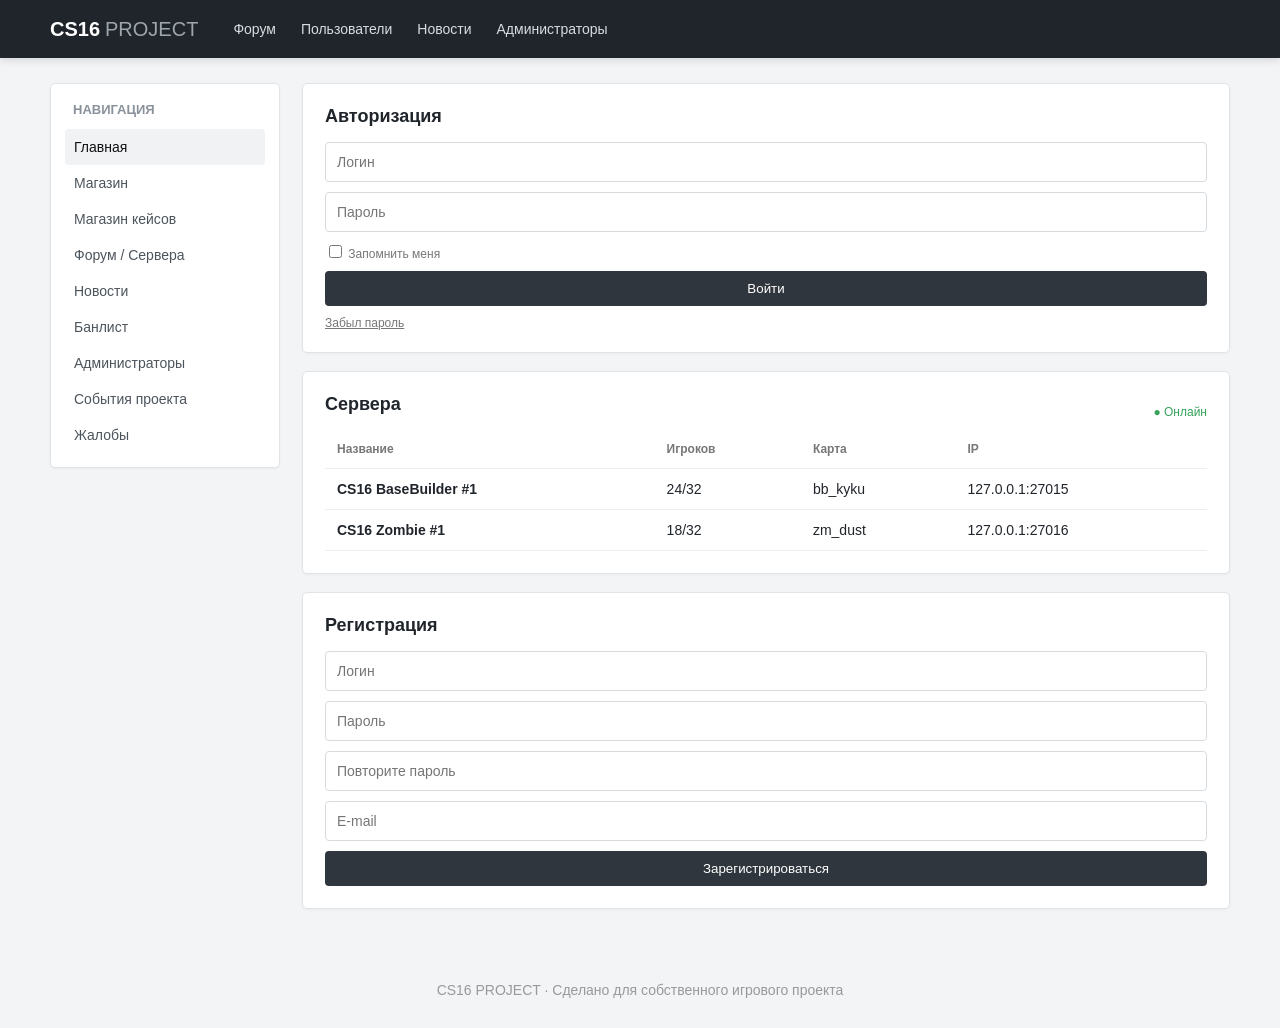
<file: index.html>
<!doctype html>
<html lang="ru">
<head>
<meta charset="utf-8">
<meta name="viewport" content="width=device-width,initial-scale=1">
<title>CS16 Project — Главная</title>
<link rel="stylesheet" href="css/style.css">
</head>
<body>
<header class="topbar"><div class="container nav">
<a class="logo" href="index.html">CS16<span>PROJECT</span></a>
<nav><a href="forum.html">Форум</a><a href="users.html">Пользователи</a><a href="news.html">Новости</a><a href="admins.html">Администраторы</a></nav>
<button class="menu" onclick="toggleNav()">☰</button></div></header>
<div class="container layout">
<aside class="sidebar">
<h3>Навигация</h3>
<a class="active" href="index.html">Главная</a>
<a href="shop.html">Магазин</a><a href="cases.html">Магазин кейсов</a>
<a href="forum.html">Форум / Сервера</a><a href="news.html">Новости</a>
<a href="banlist.html">Банлист</a><a href="admins.html">Администраторы</a>
<a href="events.html">События проекта</a><a href="complaints.html">Жалобы</a>
</aside>
<main>
<section class="card auth"><h2>Авторизация</h2><form id="loginForm">
<input placeholder="Логин" required><input type="password" placeholder="Пароль" required>
<label class="remember"><input type="checkbox"> Запомнить меня</label><button>Войти</button>
<a class="small" href="#">Забыл пароль</a></form></section>
<section class="card"><div class="title-row"><h2>Сервера</h2><span class="online-dot">● Онлайн</span></div>
<div class="table-wrap"><table><thead><tr><th>Название</th><th>Игроков</th><th>Карта</th><th>IP</th></tr></thead><tbody id="servers"></tbody></table></div></section>
<section class="card"><h2>Регистрация</h2><form id="registerForm">
<input placeholder="Логин" required><input type="password" placeholder="Пароль" required>
<input type="password" placeholder="Повторите пароль" required><input type="email" placeholder="E-mail" required>
<button>Зарегистрироваться</button></form></section>
</main>
</div>
<footer>CS16 PROJECT · Сделано для собственного игрового проекта</footer>
<script src="js/main.js"></script>
</body></html>
</file>
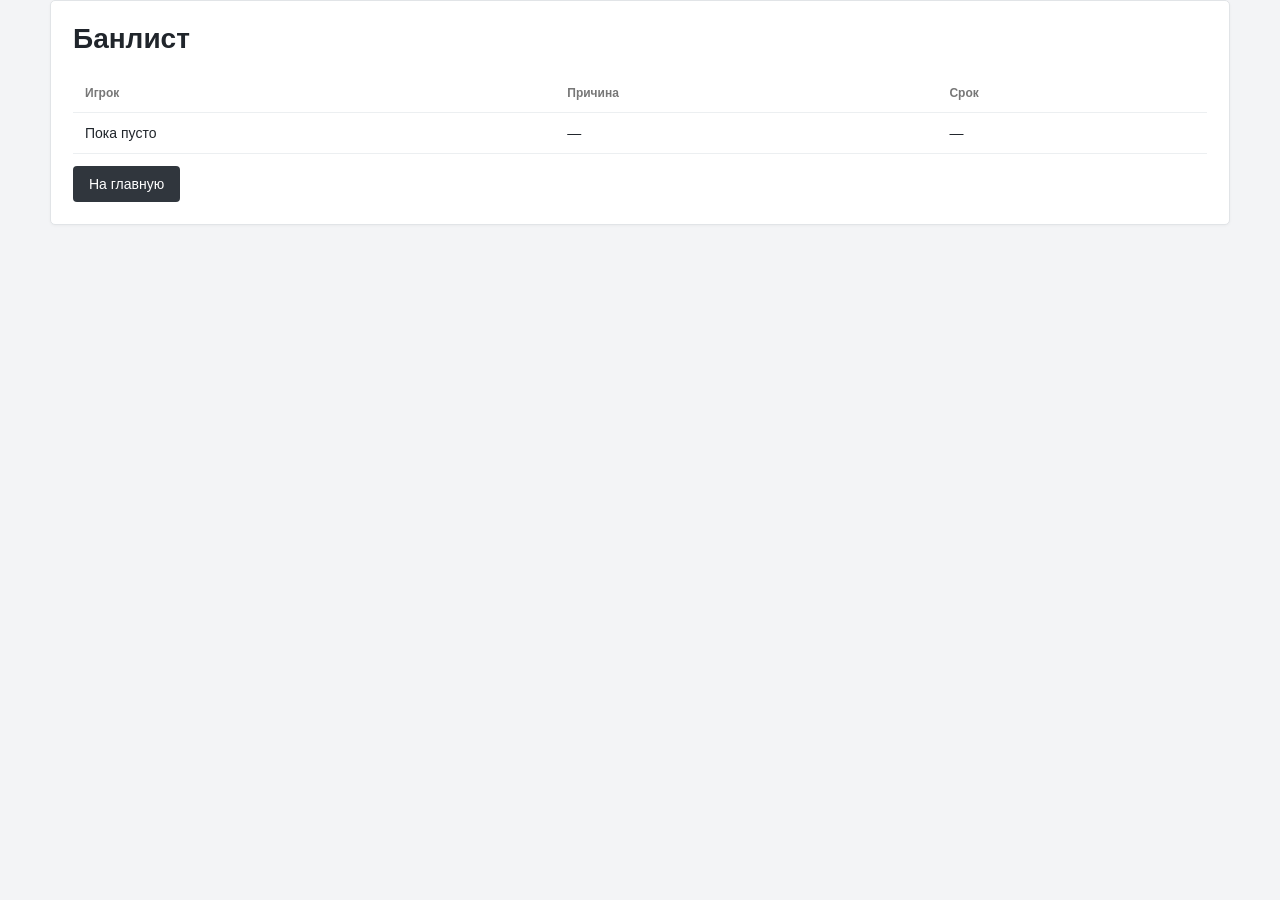
<file: banlist.html>
<!doctype html><html lang="ru"><head><meta charset="utf-8"><meta name="viewport" content="width=device-width,initial-scale=1"><title>Банлист</title><link rel="stylesheet" href="css/style.css"></head><body><div class="container page card"><h1>Банлист</h1><div class="table-wrap"><table><tr><th>Игрок</th><th>Причина</th><th>Срок</th></tr><tr><td>Пока пусто</td><td>—</td><td>—</td></tr></table></div><a class="button" href="index.html">На главную</a></div></body></html>
</file>
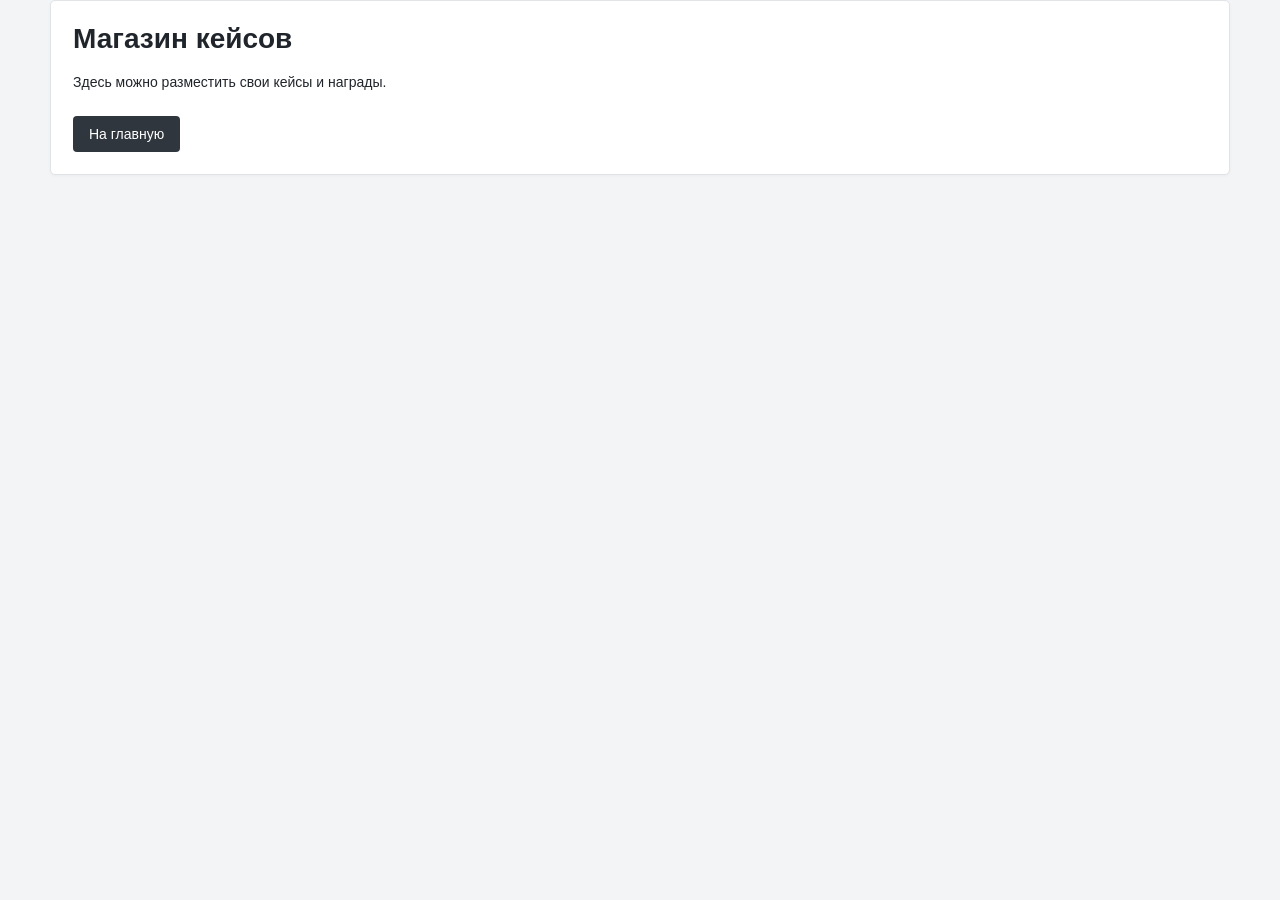
<file: cases.html>
<!doctype html><html lang="ru"><head><meta charset="utf-8"><meta name="viewport" content="width=device-width,initial-scale=1"><title>Магазин кейсов</title><link rel="stylesheet" href="css/style.css"></head><body><div class="container page card"><h1>Магазин кейсов</h1><p>Здесь можно разместить свои кейсы и награды.</p><a class="button" href="index.html">На главную</a></div></body></html>
</file>
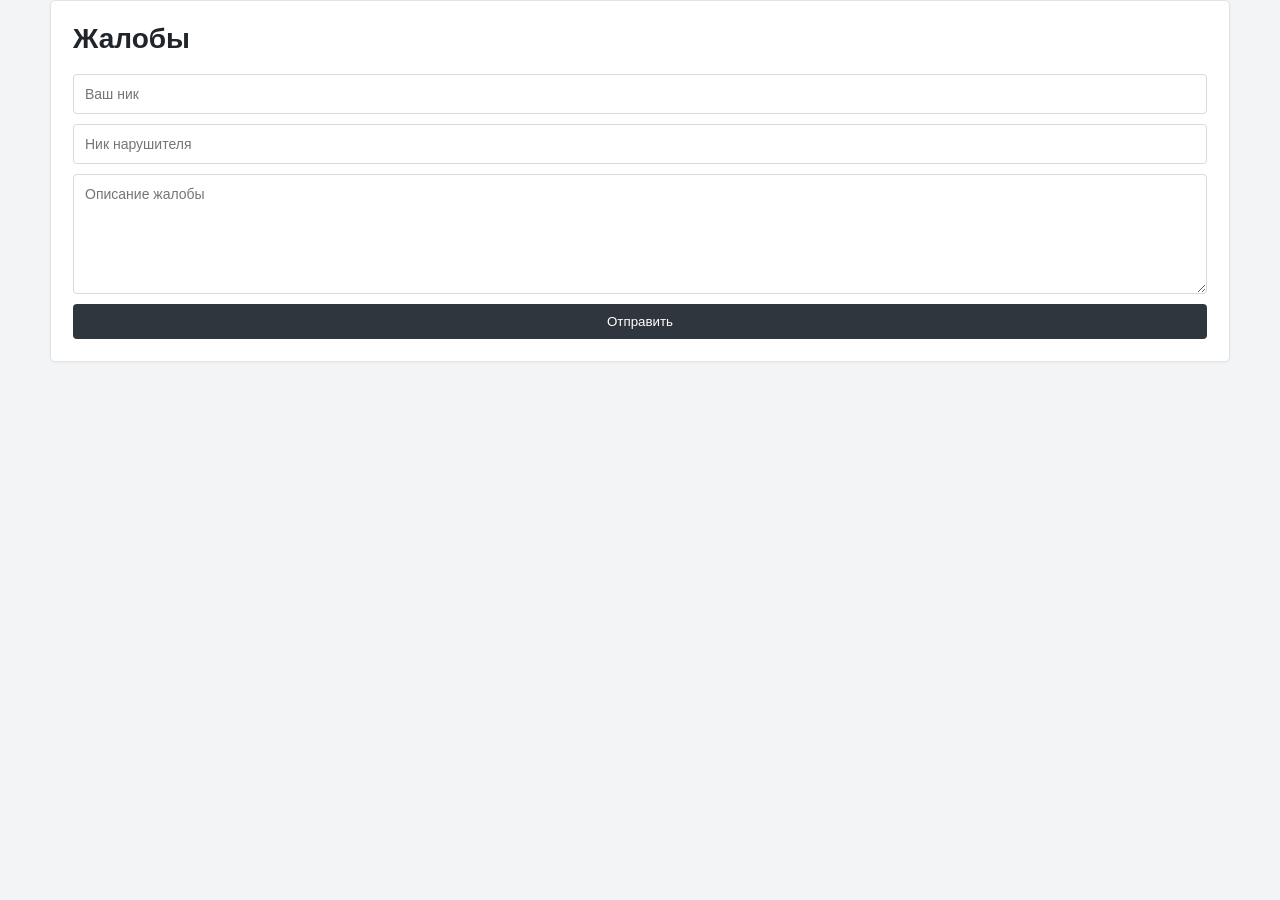
<file: complaints.html>
<!doctype html><html lang="ru"><head><meta charset="utf-8"><meta name="viewport" content="width=device-width,initial-scale=1"><title>Жалобы</title><link rel="stylesheet" href="css/style.css"></head><body><div class="container page card"><h1>Жалобы</h1><form><input placeholder="Ваш ник"><input placeholder="Ник нарушителя"><textarea placeholder="Описание жалобы"></textarea><button>Отправить</button></form></div></body></html>
</file>
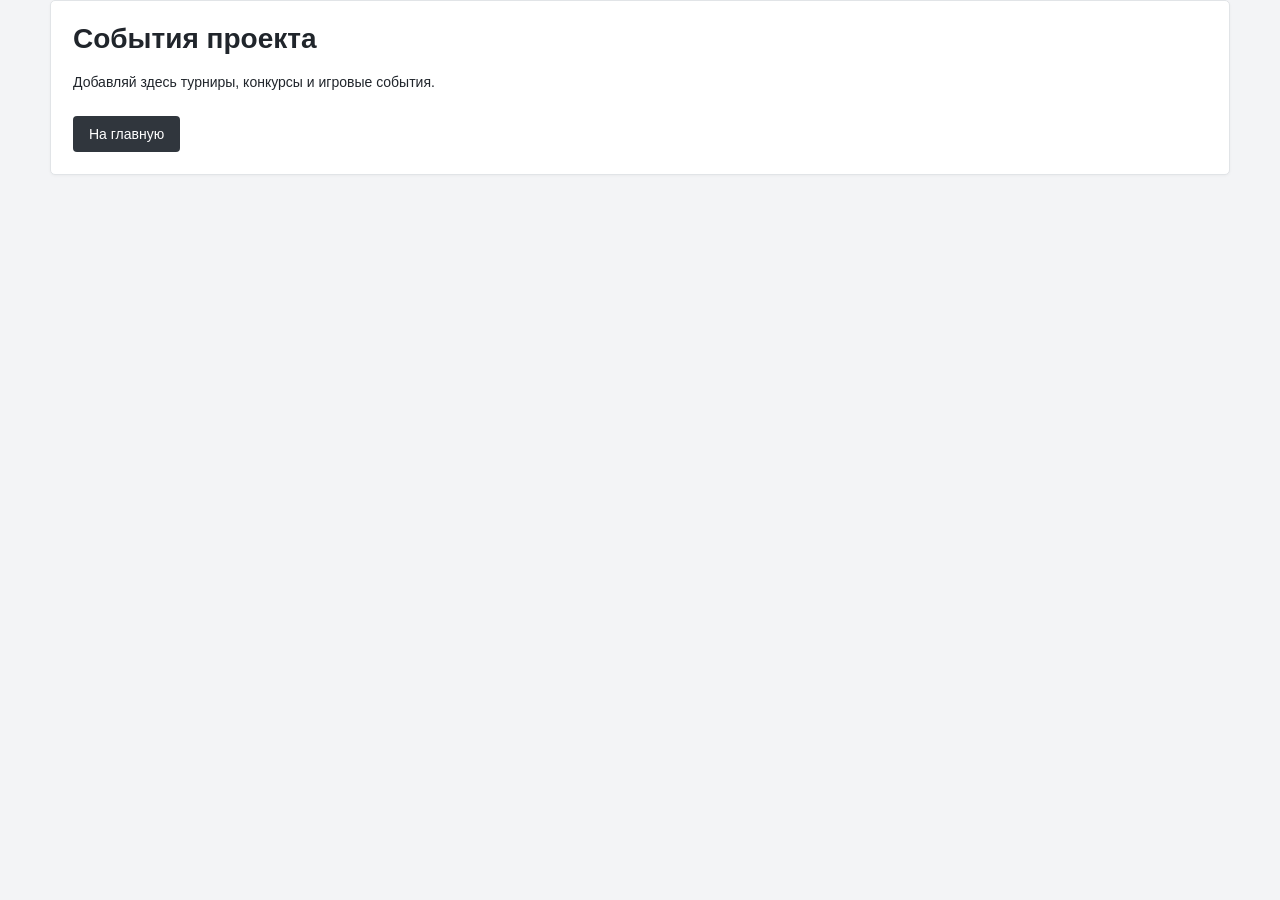
<file: events.html>
<!doctype html><html lang="ru"><head><meta charset="utf-8"><meta name="viewport" content="width=device-width,initial-scale=1"><title>События</title><link rel="stylesheet" href="css/style.css"></head><body><div class="container page card"><h1>События проекта</h1><p>Добавляй здесь турниры, конкурсы и игровые события.</p><a class="button" href="index.html">На главную</a></div></body></html>
</file>
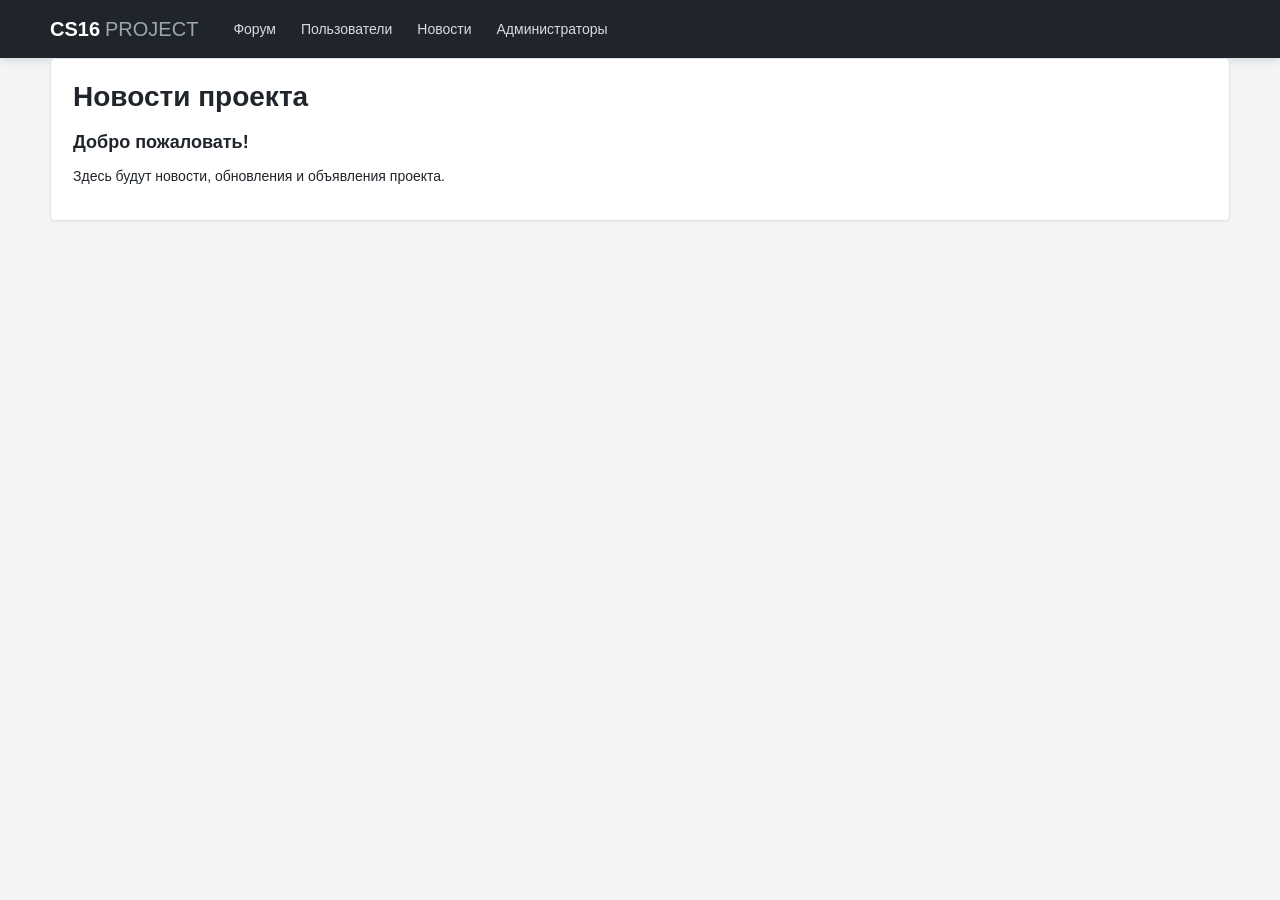
<file: news.html>
<!doctype html><html lang="ru"><head><meta charset="utf-8"><meta name="viewport" content="width=device-width,initial-scale=1"><title>Новости</title><link rel="stylesheet" href="css/style.css"></head><body><header class="topbar"><div class="container nav"><a class="logo" href="index.html">CS16<span>PROJECT</span></a><nav><a href="forum.html">Форум</a><a href="users.html">Пользователи</a><a href="news.html">Новости</a><a href="admins.html">Администраторы</a></nav></div></header><div class="container page card"><h1>Новости проекта</h1><article><h2>Добро пожаловать!</h2><p>Здесь будут новости, обновления и объявления проекта.</p></article></div><script src="js/main.js"></script></body></html>
</file>
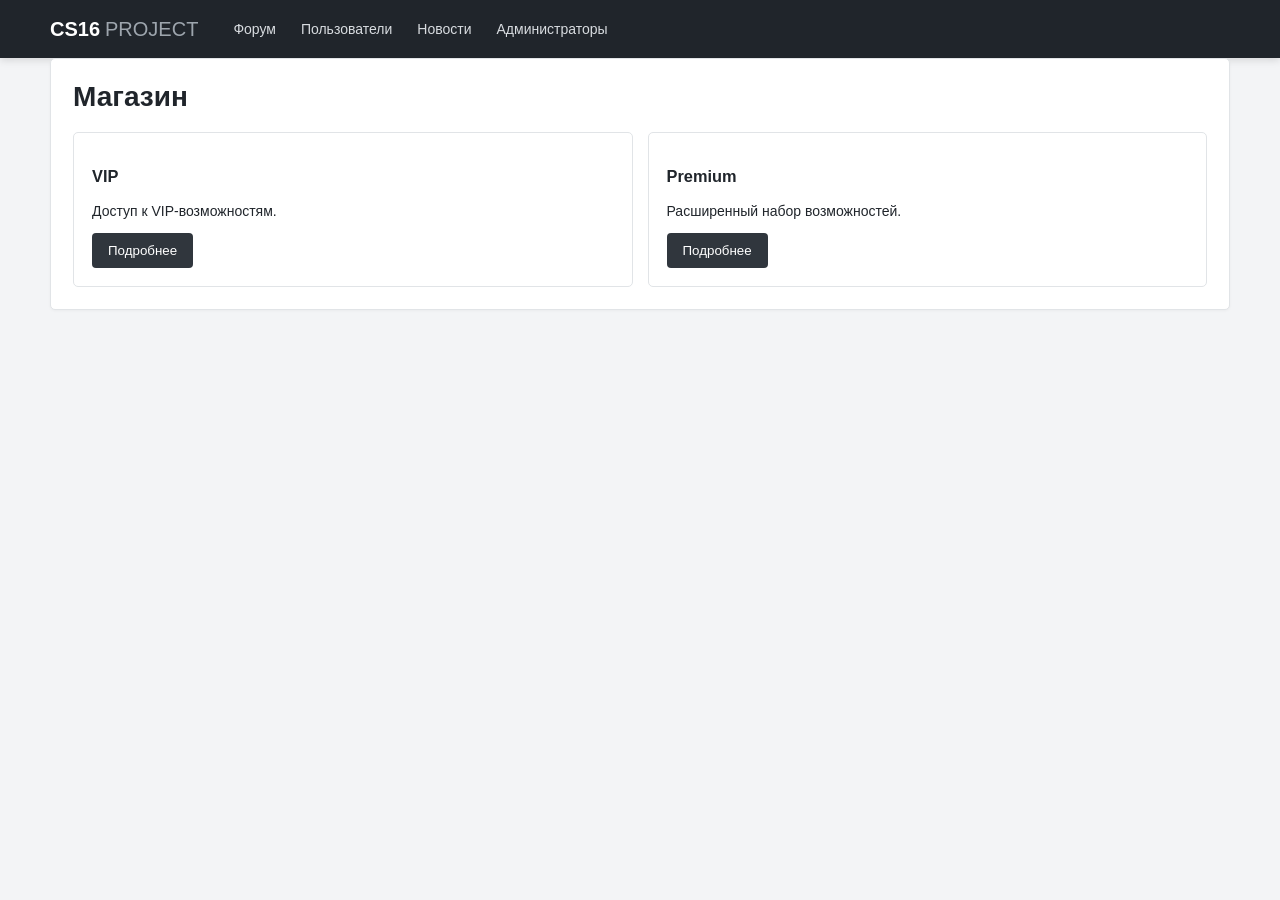
<file: shop.html>
<!doctype html><html lang="ru"><head><meta charset="utf-8"><meta name="viewport" content="width=device-width,initial-scale=1"><title>Магазин</title><link rel="stylesheet" href="css/style.css"></head><body><header class="topbar"><div class="container nav"><a class="logo" href="index.html">CS16<span>PROJECT</span></a><nav><a href="forum.html">Форум</a><a href="users.html">Пользователи</a><a href="news.html">Новости</a><a href="admins.html">Администраторы</a></nav></div></header><div class="container page card"><h1>Магазин</h1><div class="grid"><div class="product"><h3>VIP</h3><p>Доступ к VIP-возможностям.</p><button>Подробнее</button></div><div class="product"><h3>Premium</h3><p>Расширенный набор возможностей.</p><button>Подробнее</button></div></div></div><script src="js/main.js"></script></body></html>
</file>
<file: css/style.css>
*{box-sizing:border-box}body{margin:0;background:#f3f4f6;color:#20252b;font:14px Arial,sans-serif}.container{width:min(1180px,calc(100% - 30px));margin:auto}.topbar{background:#20252b;color:#fff;box-shadow:0 2px 8px #0002}.nav{min-height:58px;display:flex;align-items:center;gap:35px}.logo{font-size:20px;font-weight:800;color:#fff;text-decoration:none}.logo span{font-weight:400;margin-left:5px;color:#9da5ad}.nav nav{display:flex;gap:25px}.nav nav a{color:#d8dce0;text-decoration:none}.nav nav a:hover{color:#fff}.layout{display:grid;grid-template-columns:230px 1fr;gap:22px;padding:25px 0}.sidebar,.card{background:#fff;border:1px solid #e1e4e7;border-radius:5px;box-shadow:0 1px 3px #0000000a}.sidebar{padding:14px;height:max-content}.sidebar h3{margin:4px 8px 12px;font-size:13px;text-transform:uppercase;color:#89919a}.sidebar a{display:block;padding:10px 9px;color:#4c545c;text-decoration:none;border-radius:4px}.sidebar a:hover,.sidebar a.active{background:#f0f2f4;color:#111}.card{padding:22px;margin-bottom:18px}h1,h2{margin-top:0}h2{font-size:18px}.auth form,form{display:grid;gap:10px}input,textarea{width:100%;padding:11px;border:1px solid #d6dbe0;border-radius:4px;font:inherit}textarea{min-height:120px;resize:vertical}button,.button{border:0;background:#30363d;color:white;padding:10px 16px;border-radius:4px;cursor:pointer;text-decoration:none;display:inline-block}.button{margin-top:12px}.small{font-size:12px;color:#777}.remember{font-size:12px;color:#777}.remember input{width:auto}.title-row{display:flex;justify-content:space-between;align-items:center}.online-dot{font-size:12px;color:#35a35b}.table-wrap{overflow:auto}table{width:100%;border-collapse:collapse}th,td{text-align:left;padding:12px;border-bottom:1px solid #eceff1}th{font-size:12px;color:#777;font-weight:600}.forum-row,.admin{display:flex;justify-content:space-between;padding:16px;border-bottom:1px solid #eee}.admin span{color:#35a35b;font-size:11px}.users{margin-top:15px}.user{padding:12px;border-bottom:1px solid #eee}.grid{display:grid;grid-template-columns:repeat(2,1fr);gap:15px}.product{border:1px solid #e1e4e7;padding:18px;border-radius:5px}footer{text-align:center;color:#999;padding:30px}.menu{display:none}@media(max-width:750px){.nav nav{display:none}.menu{display:block;margin-left:auto}.layout{grid-template-columns:1fr}.sidebar{display:none}.grid{grid-template-columns:1fr}.container{width:min(100% - 20px,1180px)}}
</file>
